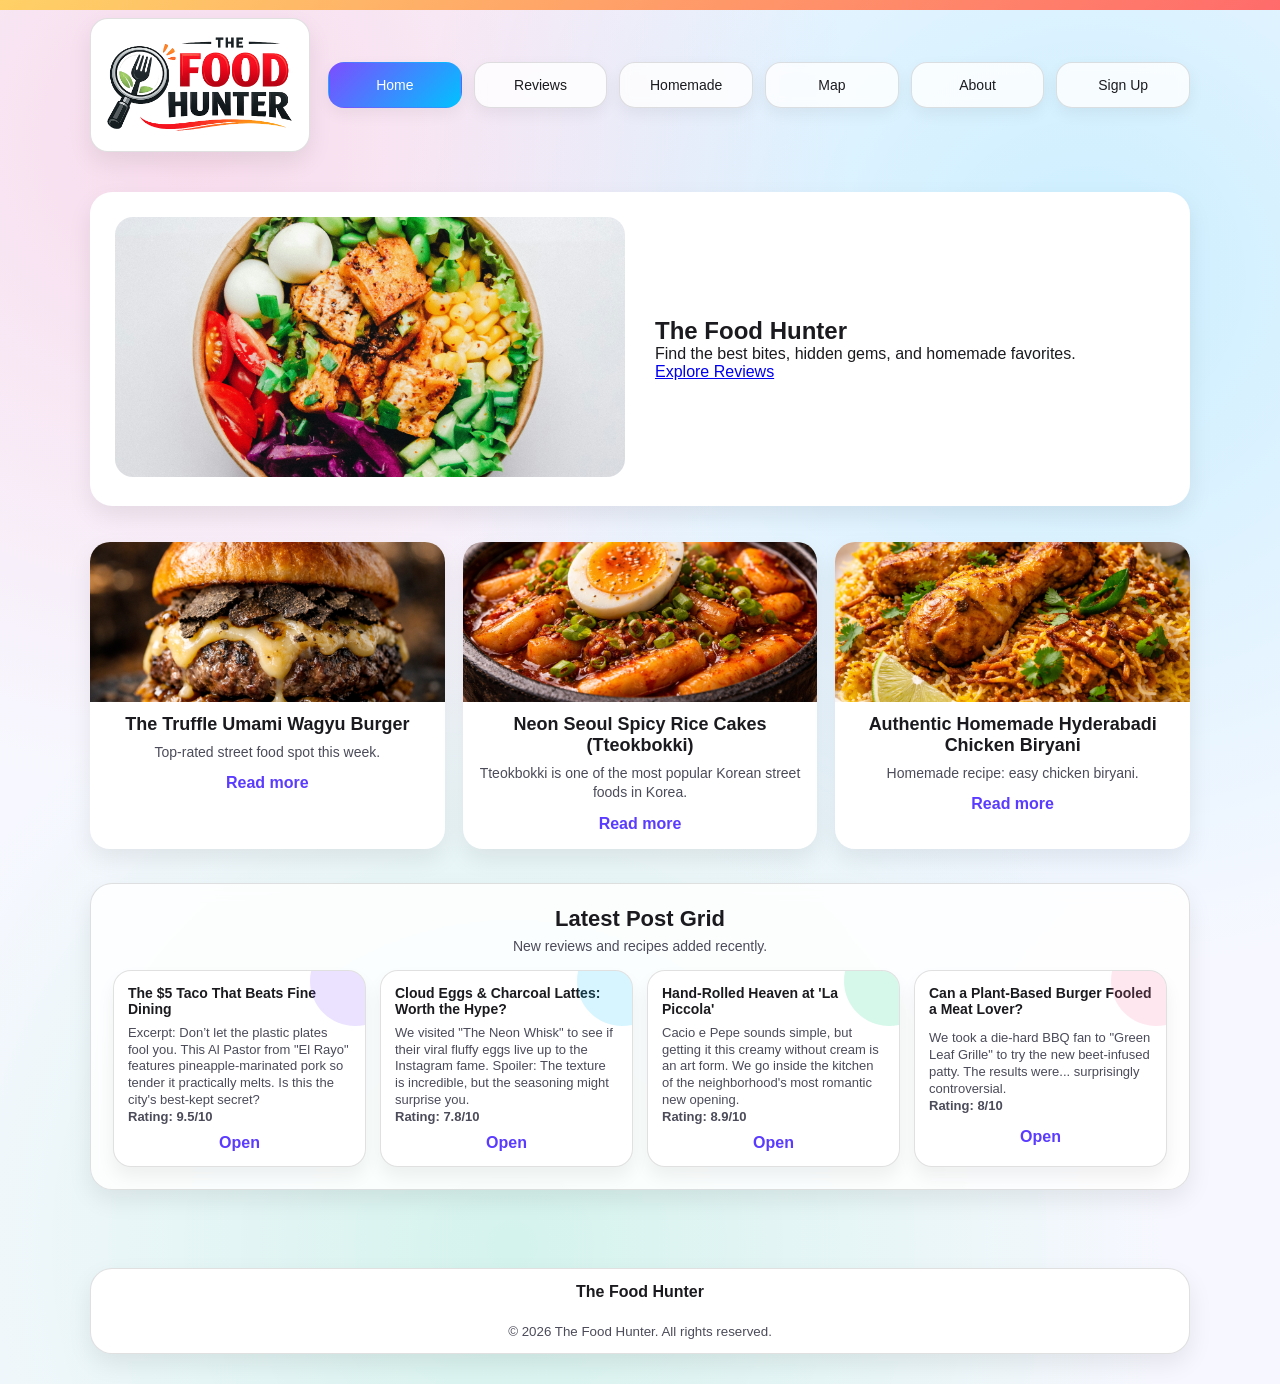
<file: index.html>
<!DOCTYPE html>
<html lang="en">
<head>
  <meta charset="UTF-8" />
  <meta name="viewport" content="width=device-width, initial-scale=1.0" />
  <title>The Food Hunter | Home</title>
  <link rel="stylesheet" href="style.css" />
</head>
<body>

  <!-- HEADER + NAV (required) -->
  <header class="site-header">
    <div class="container header-row">

      <!-- LOGO BOX (required) -->
      <a class="logo-box" href="#">
  <img src="logo.png" alt="The Food Hunter logo" class="logo-img">
</a>

      <!-- NAV (required) -->
      <nav class="nav-bar" aria-label="Primary navigation">
        <a class="nav-btn active" href="index.html">Home</a>
        <a class="nav-btn" href="reviews.html">Reviews</a>
        <a class="nav-btn" href="homemade.html">Homemade</a>
        <a class="nav-btn" href="map.html">Map</a>
        <a class="nav-btn" href="about.html">About</a>
        <a class="nav-btn" href="signup.php">Sign Up</a>
      </nav>

    </div>
  </header>

  <!-- MAIN (required) -->
  <main class="site-main container">

    <!-- HERO IMG / TITLE (required) -->
  <section class="hero">

  <!-- IMAGE LEFT -->
  <div class="hero-image">
    <img src="hero.jpg" alt="Delicious food">
  </div>

  <!-- TEXT RIGHT -->
  <div class="hero-text">
    <h1>The Food Hunter</h1>
    <p>Find the best bites, hidden gems, and homemade favorites.</p>
    <a class="hero-btn" href="#">Explore Reviews</a>
  </div>

</section>

</section>

    <!-- FEATURED CARDS (3) (required) -->
    <section class="featured">

  <article class="feature-card">
    <img src="f1.png" alt="The Truffle Umami Wagyu Burger." class="feature-img">
    <h3>The Truffle Umami Wagyu Burger</h3>
    <p>Top-rated street food spot this week.</p>
    <a href="#" class="card-link">Read more</a>
  </article>

  <article class="feature-card">
    <img src="f2.png" alt="Neon Seoul Spicy Rice Cakes (Tteokbokki)" class="feature-img">
    <h3>Neon Seoul Spicy Rice Cakes (Tteokbokki)</h3>
    <p>Tteokbokki is one of the most popular Korean street foods in Korea.</p>
    <a href="#" class="card-link">Read more</a>
  </article>

  <article class="feature-card">
    <img src="f3.png" alt="Homemade biryani" class="feature-img">
    <h3>Authentic Homemade Hyderabadi Chicken Biryani</h3>
    <p>Homemade recipe: easy chicken biryani.</p>
    <a href="#" class="card-link">Read more</a>
  </article>

</section>

    <!-- LATEST POST GRID (required) -->
    <section class="latest">
      <div class="section-head">
        <h2>Latest Post Grid</h2>
        <p>New reviews and recipes added recently.</p>
      </div>

      <div class="posts-grid">
        <article class="post-card">
          <h4>The $5 Taco That Beats Fine Dining</h4>
          <p>Excerpt: Don’t let the plastic plates fool you. This Al Pastor from "El Rayo" features pineapple-marinated pork so tender it practically melts. Is this the city's best-kept secret? <br><b>Rating: 9.5/10</b></p>
          <a href="#" class="card-link">Open</a>
        </article>

        <article class="post-card">
          <h4>Cloud Eggs & Charcoal Lattes: Worth the Hype?</h4>
          <p>We visited "The Neon Whisk" to see if their viral fluffy eggs live up to the Instagram fame. Spoiler: The texture is incredible, but the seasoning might surprise you. <br><b>Rating: 7.8/10</b></p>
          <a href="#" class="card-link">Open</a>
        </article>

        <article class="post-card">
          <h4>Hand-Rolled Heaven at 'La Piccola'</h4>
          <p>Cacio e Pepe sounds simple, but getting it this creamy without cream is an art form. We go inside the kitchen of the neighborhood's most romantic new opening. <br><b>Rating: 8.9/10</b></p>
          <a href="#" class="card-link">Open</a>
        </article>

        <article class="post-card">
          <h4>Can a Plant-Based Burger Fooled a Meat Lover?</h4>
          <p>We took a die-hard BBQ fan to "Green Leaf Grille" to try the new beet-infused patty. The results were... surprisingly controversial. <br><b>Rating: 8/10</b></p>
          <a href="#" class="card-link">Open</a>
        </article>
      </div>
    </section>

  </main>

  <!-- FOOTER (required) -->
   <footer class="site-footer">
    <div class="container footer-inner">
      <p>The Food Hunter</p>
      <small>© 2026 The Food Hunter. All rights reserved.</small>
    </div>
  </footer>

</body>
</html>
</file>
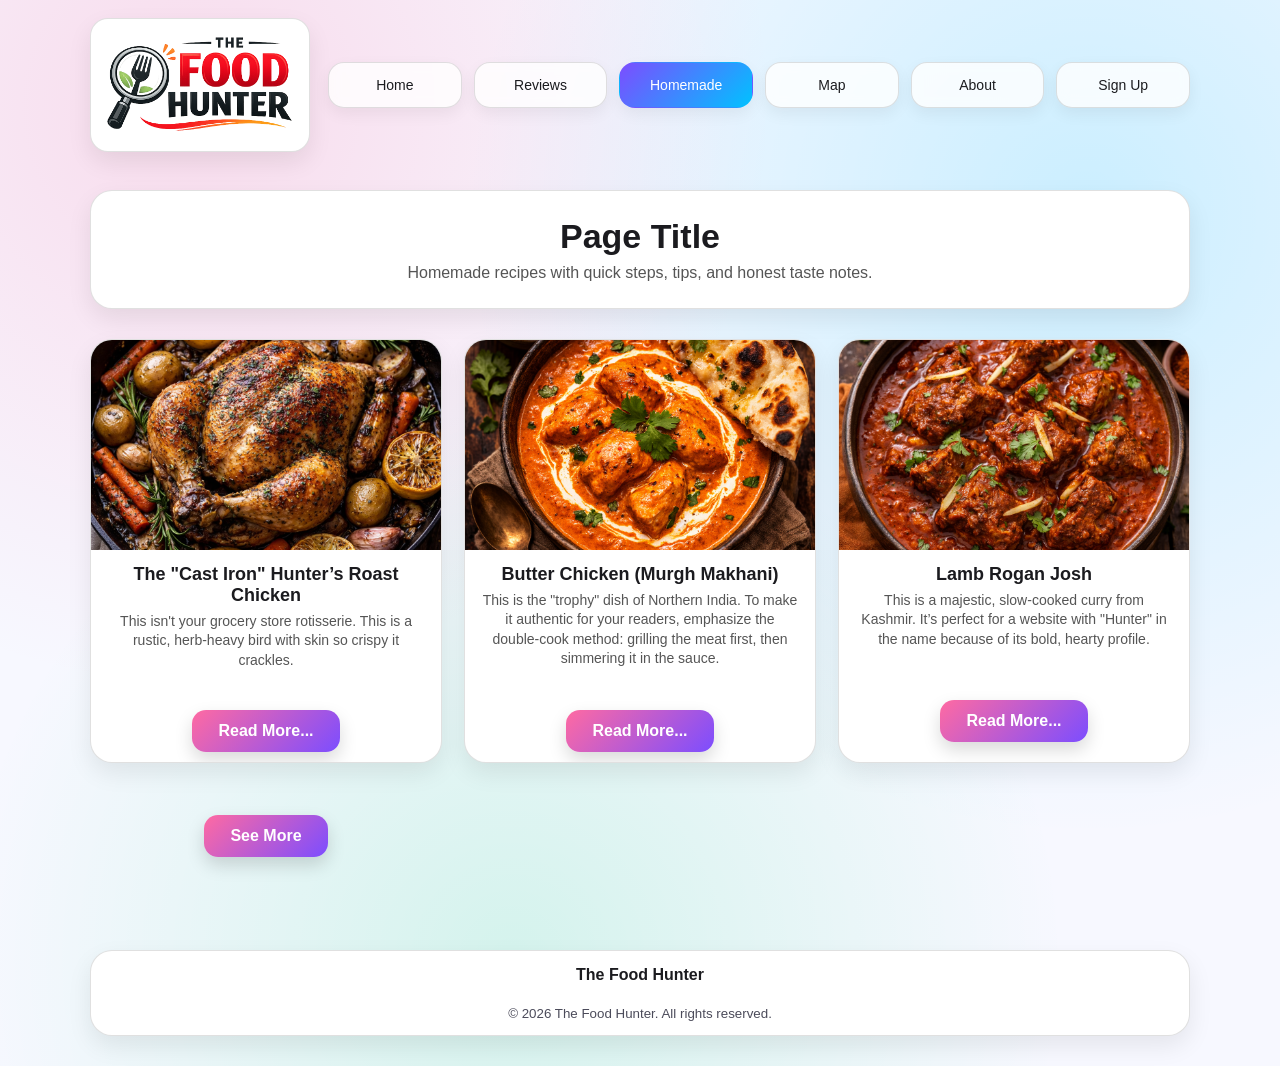
<file: homemade.html>
<!DOCTYPE html>
<html lang="en">
<head>
  <meta charset="UTF-8" />
  <meta name="viewport" content="width=device-width, initial-scale=1.0" />
  <title>The Food Hunter | Homemade</title>
  <link rel="stylesheet" href="style.css" />
</head>
<body>

  <!-- HEADER -->
  <header class="site-header">
    <div class="container header-row">

      <!-- LOGO -->
      <a class="logo-box" href="index.html">
        <img src="logo.png" alt="The Food Hunter logo" class="logo-img">
      </a>

      <!-- NAV -->
      <nav class="nav-bar" aria-label="Primary navigation">
        <a class="nav-btn" href="index.html">Home</a>
        <a class="nav-btn" href="reviews.html">Reviews</a>
        <a class="nav-btn active" href="homemade.html">Homemade</a>
        <a class="nav-btn" href="map.html">Map</a>
        <a class="nav-btn" href="about.html">About</a>
        <a class="nav-btn" href="signup.php">Sign Up</a>
      </nav>

    </div>
  </header>

  <!-- MAIN -->
  <main class="site-main container">

    <!-- PAGE TITLE -->
    <section class="page-title">
      <h1>Page Title</h1>
      <p>Homemade recipes with quick steps, tips, and honest taste notes.</p>
    </section>

    <!-- RECIPE CARDS -->
    <section class="hm-recipes-grid">

      <article class="hm-recipe-card">
        <div class="hm-recipe-img">
          <img src="hm1.png" alt="Recipe 1">
        </div>
        <div class="hm-recipe-text">
          <h3>The "Cast Iron" Hunter’s Roast Chicken</h3>
          <p>This isn't your grocery store rotisserie. This is a rustic, 
            herb-heavy bird with skin so crispy it crackles.</p>
        </div>
        <div class="see-more-wrap">
          <a class="see-more-btn" href="#">Read More...</a>
        </div>
      </article>

      <article class="hm-recipe-card">
        <div class="hm-recipe-img">
          <img src=" /hm2.png" alt="Recipe 2">
        </div>
        <div class="hm-recipe-text">
          <h3>Butter Chicken (Murgh Makhani)</h3>
          <p>This is the "trophy" dish of Northern India. 
            To make it authentic for your readers, emphasize the double-cook method: 
            grilling the meat first, then simmering it in the sauce.</p>
        </div>
        <div class="see-more-wrap">
          <a class="see-more-btn" href="#">Read More...</a>
        </div>
      </article>

      <article class="hm-recipe-card">
        <div class="hm-recipe-img">
          <img src="hm3.png" alt="Recipe 3">
        </div>
        <div class="hm-recipe-text">
          <h3>Lamb Rogan Josh</h3>
          <p>This is a majestic, slow-cooked curry from Kashmir. 
            It’s perfect for a website with "Hunter" in the name because of its bold, hearty profile.</p>
        </div>
        <div class="see-more-wrap">
          <a class="see-more-btn" href="#">Read More...</a>
        </div>
      </article>

    <div class="see-more-wrap">
        <a href="#" class="see-more-btn">See More</a>
    </div>

    </section>

  </main>

  <!-- FOOTER -->
  <footer class="site-footer">
    <div class="container footer-inner">
      <p>The Food Hunter</p>
      <small>&copy; 2026 The Food Hunter. All rights reserved.</small>
    </div>
  </footer>

</body>
</html>
</file>
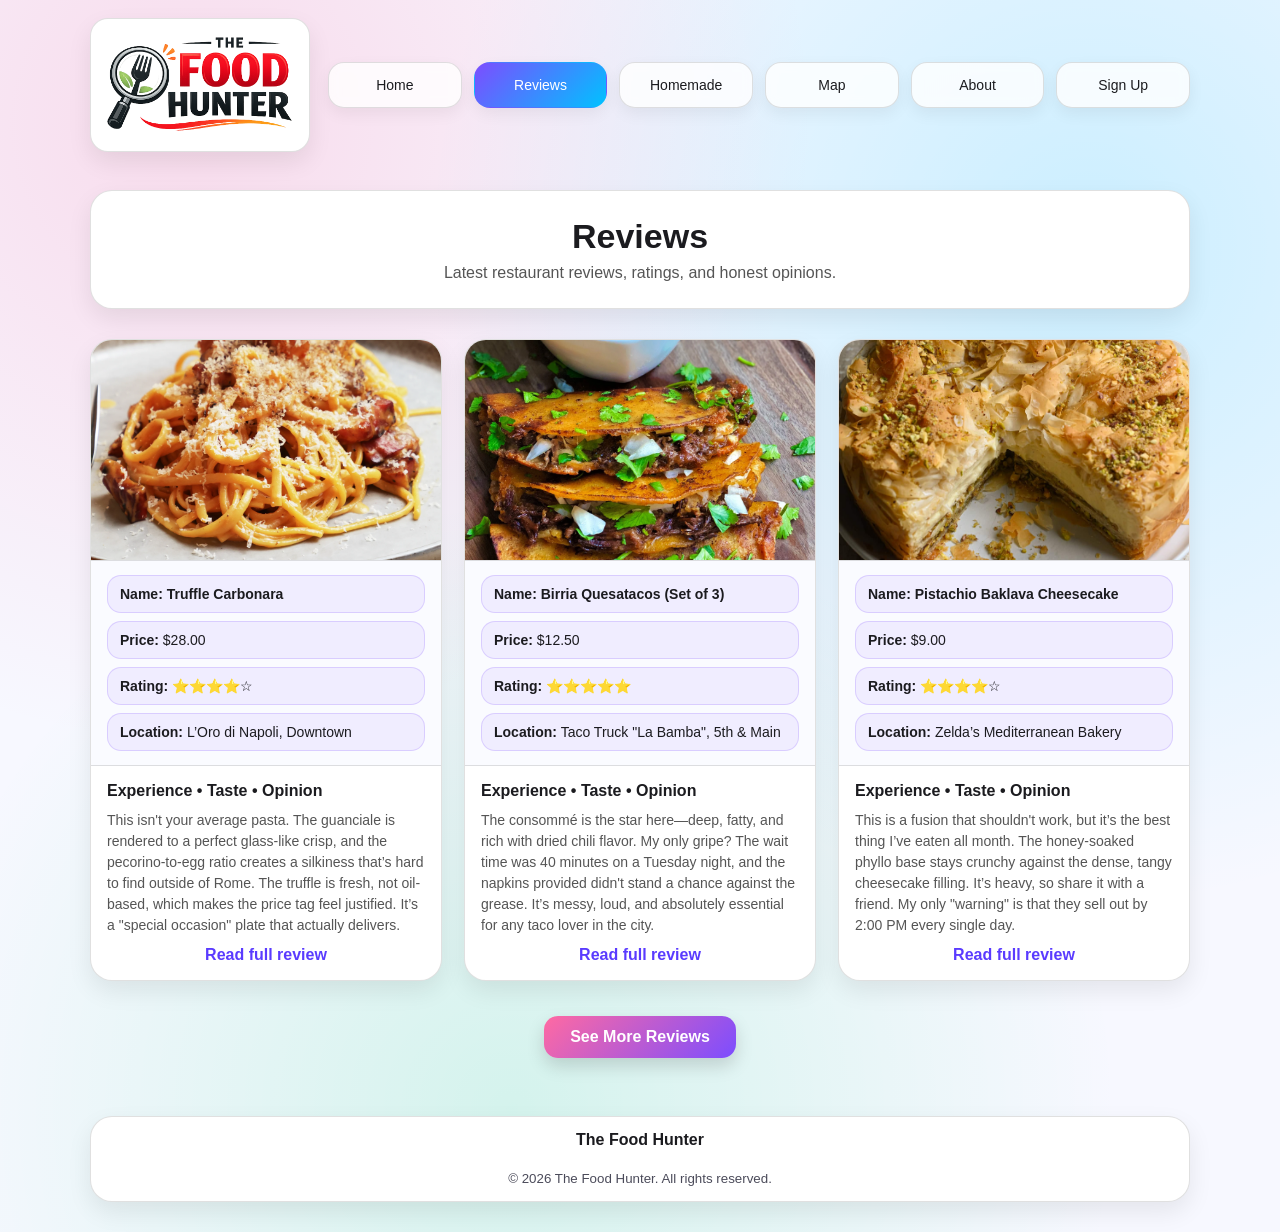
<file: reviews.html>
<!DOCTYPE html>
<html lang="en">
<head>
  <meta charset="UTF-8" />
  <meta name="viewport" content="width=device-width, initial-scale=1.0" />
  <title>The Food Hunter | Reviews</title>
  <link rel="stylesheet" href="style.css" />
</head>
<body>

  <!-- HEADER -->
  <header class="site-header">
    <div class="container header-row">

      <!-- LOGO -->
      <a class="logo-box" href="index.html">
        <img src=" logo.png" alt="The Food Hunter logo" class="logo-img">
      </a>

      <!-- NAV -->
      <nav class="nav-bar" aria-label="Primary navigation">
        <a class="nav-btn" href="index.html">Home</a>
        <a class="nav-btn active" href="reviews.html">Reviews</a>
        <a class="nav-btn" href="homemade.html">Homemade</a>
        <a class="nav-btn" href="map.html">Map</a>
        <a class="nav-btn" href="about.html">About</a>
        <a class="nav-btn" href="signup.php">Sign Up</a>
      </nav>

    </div>
  </header>

  <!-- MAIN -->
  <main class="site-main container">

    <!-- PAGE TITLE  -->
    <section class="page-title">
      <h1>Reviews</h1>
      <p>Latest restaurant reviews, ratings, and honest opinions.</p>
    </section>

    <!-- 3 REVIEW BLOCKS (like your structure) -->
    <section class="reviews-grid">

      <!-- Review 1 -->
      <article class="review-card">
        <div class="review-image">
          <img src=" food1.png" alt="Truffle Carbonara">
        </div>

        <div class="review-meta">
          <div class="meta-item"><strong>Name: Truffle Carbonara</strong></div>
          <div class="meta-item"><strong>Price:</strong> $28.00 </div>
          <div class="meta-item"><strong>Rating:</strong> ⭐⭐⭐⭐☆</div>
          <div class="meta-item"><strong>Location:</strong> L’Oro di Napoli, Downtown</div>
        </div>

        <div class="review-body">
          <h3>Experience • Taste • Opinion</h3>
          <p>
            This isn't your average pasta. The guanciale is rendered to a perfect glass-like crisp, and the pecorino-to-egg ratio creates
             a silkiness that’s hard to find outside of Rome. The truffle is fresh, not oil-based, which makes the price tag feel justified. 
            It’s a "special occasion" plate that actually delivers.
          </p>
          <a class="card-link" href="#">Read full review</a>
        </div>
      </article>

      <!-- Review 2 -->
      <article class="review-card">
        <div class="review-image">
          <img src=" food2.png" alt="Birria Quesatacos (Set of 3)">
        </div>

        <div class="review-meta">
            <div class="meta-item"><strong>Name: Birria Quesatacos (Set of 3)</strong></div>
          <div class="meta-item"><strong>Price:</strong> $12.50</div>
          <div class="meta-item"><strong>Rating:</strong> ⭐⭐⭐⭐⭐</div>
          <div class="meta-item"><strong>Location:</strong> Taco Truck "La Bamba", 5th & Main</div>
        </div>

        <div class="review-body">
          <h3>Experience • Taste • Opinion</h3>
          <p>
            The consommé is the star here—deep, fatty, and rich with dried chili flavor. My only gripe? The 
            wait time was 40 minutes on a Tuesday night, and the napkins provided didn't stand a chance 
            against the grease. It’s messy, loud, and absolutely essential for any taco lover in the city.
          </p>
          <a class="card-link" href="#">Read full review</a>
        </div>
      </article>

      <!-- Review 3 -->
      <article class="review-card">
        <div class="review-image">
          <img src=" food3.png" alt="Pistachio Baklava Cheesecake">
        </div>

        <div class="review-meta">
          <div class="meta-item"><strong>Name: Pistachio Baklava Cheesecake</strong></div>
          <div class="meta-item"><strong>Price:</strong> $9.00</div>
          <div class="meta-item"><strong>Rating:</strong> ⭐⭐⭐⭐☆</div>
          <div class="meta-item"><strong>Location:</strong> Zelda’s Mediterranean Bakery </div>
        </div>

        <div class="review-body">
          <h3>Experience • Taste • Opinion</h3>
          <p>
            This is a fusion that shouldn't work, but it’s the best thing I’ve eaten all month. 
            The honey-soaked phyllo base stays crunchy against the dense, tangy cheesecake filling. 
            It’s heavy, so share it with a friend. My only "warning" is that they sell out by 2:00 PM every single day.
          </p>
          <a class="card-link" href="#">Read full review</a>
        </div>
      </article>

    </section> <!-- reviews-grid -->

    <div class="see-more-wrap">
        <a href="#" class="see-more-btn">See More Reviews</a>
    </div>
    </section>
  </main>

  <!-- FOOTER -->
   <footer class="site-footer">
    <div class="container footer-inner">
      <p>The Food Hunter</p>
      <small>&copy; 2026 The Food Hunter. All rights reserved.</small>
    </div>
  </footer>

</body>
</html>
</file>
<file: style.css>
/* ===== Reset ===== */
* { margin: 0; padding: 0; box-sizing: border-box; }

:root{
  --bg: #f7f8ff;
  --text: #1b1b1f;
  --muted: #4b4b5a;

  --border: rgba(0,0,0,0.12);
  --shadow: 0 10px 25px rgba(0,0,0,0.08);

  --grad-1: linear-gradient(135deg, #ff6aa2, #7c4dff);
  --grad-2: linear-gradient(135deg, #00c2ff, #00d47d);
  --grad-3: linear-gradient(135deg, #ffd166, #ff6b6b);
  --grad-4: linear-gradient(135deg, #7c4dff, #00c2ff);
}

body{
  font-family: Arial, Helvetica, sans-serif;
  background:
    radial-gradient(circle at 15% 10%, rgba(255, 106, 162, 0.20), transparent 40%),
    radial-gradient(circle at 85% 20%, rgba(0, 194, 255, 0.18), transparent 45%),
    radial-gradient(circle at 40% 90%, rgba(0, 212, 125, 0.14), transparent 45%),
    var(--bg);
  color: var(--text);
}

/* Logo image */
.logo-box{
  display: flex;
  align-items: center;
  justify-content: center;
  padding: 8px;
}

.logo-img{
  width: 100%;
  height: 100%;
  object-fit: contain;
}

/* Container */
.container{
  width: min(1100px, 95%);
  margin: 0 auto;
}

/* ===== Header + Nav ===== */
.site-header{
  padding: 18px 0 10px;
}

.header-row{
  display: flex;
  gap: 18px;
  align-items: center;
}

/* Logo box */
.logo-box{
  width: 220px;               /* a bit wider for the name */
  min-height: 86px;
  border: 1px solid var(--border);
  border-radius: 18px;
  text-decoration: none;
  color: var(--text);
  display: flex;
  align-items: center;
  gap: 12px;
  padding: 12px 14px;
  background: white;
  box-shadow: var(--shadow);
}

/* These class names must match your HTML (new version has logo-mark/logo-text) */
.logo-mark{
  width: 52px;
  height: 52px;
  border-radius: 16px;
  display: grid;
  place-items: center;
  background: var(--grad-1);
  color: #fff;
  font-size: 26px;
}

.logo-text strong{
  display: block;
  font-size: 16px;
  letter-spacing: 0.2px;
}

.logo-text small{
  display: block;
  margin-top: 4px;
  color: var(--muted);
  font-size: 12px;
}

/* Nav bar */
.nav-bar{
  flex: 1;
  display: flex;
  gap: 12px;
  justify-content: space-between;
}

.nav-btn{
  flex: 1;
  text-align: center;
  padding: 14px 10px;
  border: 1px solid var(--border);
  border-radius: 16px;
  text-decoration: none;
  color: var(--text);
  background: rgba(255,255,255,0.8);
  backdrop-filter: blur(6px);
  box-shadow: 0 6px 16px rgba(0,0,0,0.06);
  transition: transform 0.15s ease, box-shadow 0.15s ease, background 0.15s ease;
  font-size: 14px;
}

.nav-btn:hover{
  transform: translateY(-2px);
  box-shadow: 0 10px 22px rgba(0,0,0,0.10);
  background: white;
}

.nav-btn.active{
  border-color: transparent;
  color: #fff;
  background: var(--grad-4);
}

/* ===== Main ===== */
.site-main{
  padding: 18px 0 30px;
}

/* ===== Hero ===== */
.hero{
  display: flex;
  align-items: center;
  justify-content: space-between;
  gap: 30px;

  background: white;
  border-radius: 22px;
  padding: 25px;
  margin: 12px 0 36px;
  box-shadow: var(--shadow);
}

.hero-text{ flex: 1; }

.hero-image{ flex: 1; }

.hero-image img{
  width: 100%;
  height: 260px;
  object-fit: cover;
  border-radius: 18px;
}

/* ===== Featured cards (3) ===== */
.featured{
  display: grid;
  grid-template-columns: repeat(3, 1fr);
  gap: 18px;
  margin-bottom: 34px;
}

/* Featured card layout */
.feature-card{
  background: white;
  border-radius: 20px;
  overflow: hidden;
  box-shadow: var(--shadow);
  padding-bottom: 16px;
  text-align: center;
}

/* Image */
.feature-img{
  width: 100%;
  height: 160px;
  object-fit: cover;
  display: block;
}

/* spacing */
.feature-card h3{
  margin-top: 12px;
  font-size: 18px;
}

.feature-card p{
  padding: 0 14px;
  margin: 8px 0 12px;
  color: #555;
}

.card-link{
  color: #7c4dff;
  text-decoration: none;
  font-weight: bold;
}
.card-link:hover{
  text-decoration: underline;
}

/* colourful top strip */
.feature-card::before{
  content: "";
  position: absolute;
  inset: 0;
  height: 10px;
  background: var(--grad-1);
}

.feature-card:nth-child(2)::before{ background: var(--grad-2); }
.feature-card:nth-child(3)::before{ background: var(--grad-3); }

.feature-card h3{
  font-size: 18px;
}

.feature-card p{
  color: var(--muted);
  font-size: 14px;
  line-height: 1.4;
}

.card-link{
  color: #5a3bff;
  text-decoration: none;
  font-weight: 700;
  width: fit-content;
  margin: 0 auto;
}

.card-link:hover{
  text-decoration: underline;
}

/* ===== Latest Post Grid (required section) ===== */
.latest{
  border: 1px solid var(--border);
  border-radius: 22px;
  padding: 22px;
  background: rgba(255,255,255,0.85);
  backdrop-filter: blur(8px);
  box-shadow: var(--shadow);
  margin-bottom: 30px;
}

.section-head{
  text-align: center;
  margin-bottom: 16px;
}

.section-head h2{
  font-size: 22px;
}

.section-head p{
  color: var(--muted);
  font-size: 14px;
  margin-top: 6px;
}

/* post cards grid */
.posts-grid{
  display: grid;
  grid-template-columns: repeat(4, 1fr);
  gap: 14px;
}

.post-card{
  border: 1px solid var(--border);
  border-radius: 18px;
  padding: 14px;
  min-height: 115px;
  background: white;
  box-shadow: 0 10px 18px rgba(0,0,0,0.06);
  display: grid;
  gap: 8px;
  position: relative;
  overflow: hidden;
}

/* subtle colourful corner */
.post-card::after{
  content:"";
  position: absolute;
  width: 90px;
  height: 90px;
  right: -35px;
  top: -35px;
  border-radius: 999px;
  background: rgba(124, 77, 255, 0.16);
}
.post-card:nth-child(2)::after{ background: rgba(0, 194, 255, 0.16); }
.post-card:nth-child(3)::after{ background: rgba(0, 212, 125, 0.16); }
.post-card:nth-child(4)::after{ background: rgba(255, 106, 162, 0.16); }

.post-card h4{
  font-size: 14px;
}

.post-card p{
  color: var(--muted);
  font-size: 13px;
  line-height: 1.3;
}

/* ===== Categories box (required) ===== */
.categories{
  display: grid;
  place-items: center;
  margin-bottom: 30px;
}

.categories-box{
  width: 220px;
  border: 1px solid var(--border);
  border-radius: 20px;
  padding: 16px;
  background: white;
  box-shadow: var(--shadow);
  text-align: center;
  position: relative;
  overflow: hidden;
}

/* colourful background glow */
.categories-box::before{
  content:"";
  position:absolute;
  inset:-40px;
  background: var(--grad-3);
  opacity: 0.18;
  filter: blur(18px);
}

.categories-box *{
  position: relative;
}

.categories-box h3{
  margin-bottom: 10px;
}

.categories-box ul{
  list-style: none;
  display: grid;
  gap: 8px;
}

.categories-box a{
  color: var(--text);
  text-decoration: none;
  display: block;
  padding: 8px 10px;
  border-radius: 14px;
  border: 1px solid rgba(0,0,0,0.08);
  background: rgba(255,255,255,0.75);
}

.categories-box a:hover{
  background: white;
}

/* ===== Footer (required) ===== */
.site-footer{
  padding: 18px 0 30px;
}

.footer-inner{
  border: 1px solid var(--border);
  border-radius: 22px;
  height: 86px;
  display: grid;
  place-items: center;
  text-align: center;
  background: white;
  box-shadow: var(--shadow);
}

.footer-inner p{
  font-weight: 800;
}

.footer-inner small{
  margin-top: -6px;
  color: var(--muted);
}

/* ===== Responsive ===== */
@media (max-width: 950px){
  .header-row{
    flex-direction: column;
    align-items: stretch;
  }

  .logo-box{
    width: 100%;
  }

  .nav-bar{
    flex-wrap: wrap;
    justify-content: center;
  }

  .nav-btn{
    flex: 0 0 calc(50% - 8px);
  }

  .featured{
    grid-template-columns: 1fr;
  }

  .posts-grid{
    grid-template-columns: repeat(2, 1fr);
  }
}

@media (max-width: 520px){
  .nav-btn{ flex: 0 0 100%; }
  .hero-content h1{ font-size: 30px; }
  .posts-grid{ grid-template-columns: 1fr; }
}

.page-title{
  background: white;
  border: 1px solid var(--border);
  border-radius: 22px;
  box-shadow: var(--shadow);
  padding: 26px;
  margin: 10px 0 30px;
  text-align: center;
}

.page-title h1{
  font-size: 34px;
  margin-bottom: 8px;
}

.page-title p{
  color: #555;
}

/* 3 columns layout (like your wireframe) */
.reviews-grid{
  display: grid;
  grid-template-columns: repeat(3, 1fr);
  gap: 22px;
  margin-bottom: 35px;
}

/* Each review block */
.review-card{
  background: white;
  border: 1px solid var(--border);
  border-radius: 22px;
  box-shadow: var(--shadow);
  overflow: hidden;
  display: grid;
  grid-template-rows: 220px auto 1fr;
}

/* Food image */
.review-image img{
  width: 100%;
  height: 100%;
  object-fit: cover;
  display: block;
}

/* Price - Rating - Location box */
.review-meta{
  padding: 14px 16px;
  display: grid;
  gap: 8px;
  border-top: 1px solid var(--border);
  border-bottom: 1px solid var(--border);
  background: #fafbff;
}

.meta-item{
  background: rgba(124, 77, 255, 0.08);
  border: 1px solid rgba(124, 77, 255, 0.20);
  padding: 10px 12px;
  border-radius: 14px;
  font-size: 14px;
}

/* Experience - Taste - Opinion box */
.review-body{
  padding: 16px;
  display: grid;
  gap: 10px;
  align-content: start;
}

.review-body h3{
  font-size: 16px;
}

.review-body p{
  color: #555;
  line-height: 1.5;
  font-size: 14px;
}

/* Mobile responsive */
@media (max-width: 950px){
  .reviews-grid{
    grid-template-columns: 1fr;
  }

  .review-card{
    grid-template-rows: 240px auto 1fr;
  }
}

/* See more button */
.see-more-wrap{
  text-align: center;
  margin: 30px 0 10px;
}

.see-more-btn{
  display: inline-block;
  padding: 12px 26px;
  background: linear-gradient(135deg,#ff6aa2,#7c4dff);
  color: white;
  text-decoration: none;
  font-weight: bold;
  border-radius: 14px;
  box-shadow: 0 8px 18px rgba(0,0,0,0.15);
  transition: 0.2s ease;
}

.see-more-btn:hover{
  transform: translateY(-3px);
  box-shadow: 0 12px 25px rgba(0,0,0,0.2);
}

.signup-wrap{
display:flex;
justify-content:center;
margin:40px 0;
}

/* Form card */
.signup-card{
background:white;
border:1px solid var(--border);
border-radius:22px;
box-shadow:var(--shadow);
padding:30px;
width:350px;

display:flex;
flex-direction:column;
gap:12px;
}

/* Title */
.signup-card h2{
text-align:center;
margin-bottom:10px;
}

/* Labels */
.signup-card label{
font-weight:bold;
font-size:14px;
}

/* Input fields */
.signup-card input{
padding:10px;
border-radius:10px;
border:1px solid #ccc;
font-size:14px;
}

/* Input focus effect */
.signup-card input:focus{
outline:none;
border-color:#7c4dff;
box-shadow:0 0 5px rgba(124,77,255,0.3);
}

/* Submit button */
.submit-btn{
margin-top:10px;
padding:12px;
border:none;
border-radius:12px;

background:linear-gradient(135deg,#ff6aa2,#7c4dff);
color:white;
font-weight:bold;
cursor:pointer;
transition:0.2s;
}

.submit-btn:hover{
transform:translateY(-2px);
opacity:0.9;
}

/* Error text */
#signupError{
font-size:14px;
text-align:center;
color:red;
}

.hm-posts-grid{
  display: grid;
  grid-template-columns: repeat(3, 1fr);
  gap: 22px;
  margin: 0 0 35px;
}

.hm-post{
  background: white;
  border: 1px solid var(--border);
  border-radius: 22px;
  box-shadow: var(--shadow);
  min-height: 160px;
  display: grid;
  place-items: center;
  font-weight: 800;
  color: #444;
}

/* Recipe cards grid (3 cards) */
.hm-recipes-grid{
  display: grid;
  grid-template-columns: repeat(3, 1fr);
  gap: 22px;
  margin-bottom: 35px;
}

.hm-recipe-card{
  background: white;
  border: 1px solid var(--border);
  border-radius: 22px;
  box-shadow: var(--shadow);
  overflow: hidden;
  display: grid;
  grid-template-rows: 210px auto auto;
}

/* Image box */
.hm-recipe-img img{
  width: 100%;
  height: 100%;
  object-fit: cover;
  display: block;
}

/* Text */
.hm-recipe-text{
  padding: 14px 16px 10px;
  text-align: center;
}

.hm-recipe-text h3{
  margin-bottom: 6px;
  font-size: 18px;
}

.hm-recipe-text p{
  color: #555;
  font-size: 14px;
  line-height: 1.4;
}

/* Button area */
.hm-recipe-btn{
  padding: 0 16px 18px;
  display: grid;
  place-items: center;
}

/* Responsive */
@media (max-width: 950px){
  .hm-posts-grid,
  .hm-recipes-grid{
    grid-template-columns: 1fr;
  }

  .hm-recipe-card{
    grid-template-rows: 240px auto auto;
  }
}

.map-layout{
  display: grid;
  grid-template-columns: 2fr 1fr;
  gap: 22px;
  margin-bottom: 35px;
}

/* Map box */
.map-box{
  background: white;
  border: 1px solid var(--border);
  border-radius: 22px;
  box-shadow: var(--shadow);
  overflow: hidden;
  min-height: 500px;
}

/* Leaflet map */
#food-map{
  width: 100%;
  height: 500px;
}

/* Right side list */
.location-list{
  background: white;
  border: 1px solid var(--border);
  border-radius: 22px;
  box-shadow: var(--shadow);
  padding: 20px;
}

.location-list h2{
  font-size: 22px;
  margin-bottom: 16px;
  text-align: center;
}

/* Restaurant cards */
.location-card{
  border: 1px solid rgba(0,0,0,0.08);
  border-radius: 18px;
  padding: 14px;
  margin-bottom: 14px;
  background: #fbfbff;
  box-shadow: 0 8px 18px rgba(0,0,0,0.05);
}

.location-card h3{
  font-size: 17px;
  margin-bottom: 8px;
}

.location-card p{
  font-size: 14px;
  color: #555;
  margin-bottom: 6px;
}

/* Button */
.mini-review-btn{
  display: inline-block;
  margin-top: 8px;
  padding: 8px 14px;
  border: none;
  border-radius: 12px;
  text-decoration: none;
  font-weight: 700;
  color: white;
  background: linear-gradient(135deg,#ff6aa2,#7c4dff);
  transition: 0.2s ease;
  cursor: pointer;
}

.mini-review-btn:hover{
  transform: translateY(-2px);
}

/* Responsive */
@media (max-width: 950px){
  .map-layout{
    grid-template-columns: 1fr;
  }

  .map-box{
    min-height: 320px;
  }

  #food-map{
    height: 320px;
  }
}

.about-profile{
display:flex;
justify-content:center;
margin:40px 0;
}

.about-profile img{
width:220px;
height:220px;
object-fit:cover;
border-radius:20px;
box-shadow:var(--shadow);
}

/* ABOUT TEXT */

.about-text{
background:white;
border:1px solid var(--border);
border-radius:20px;
padding:30px;
margin-bottom:30px;
text-align:center;
}

.about-text h1{
margin-bottom:15px;
}

.about-text p{
color:#555;
margin-bottom:10px;
line-height:1.6;
}

/* FAVORITE FOOD */

.favorite-food{
background:white;
border:1px solid var(--border);
border-radius:20px;
padding:25px;
margin-bottom:30px;
text-align:center;
}

.favorite-food ul{
list-style:none;
padding:0;
}

.favorite-food li{
margin:8px 0;
font-size:16px;
}

/* CONTACT FORM */

.contact-section{
display:flex;
justify-content:center;
margin-bottom:40px;
}

.contact-form{
background:white;
border:1px solid var(--border);
border-radius:20px;
padding:30px;
width:350px;
box-shadow:var(--shadow);
display:flex;
flex-direction:column;
gap:12px;
}

.contact-form input,
.contact-form textarea{
padding:10px;
border-radius:10px;
border:1px solid #ccc;
}

.contact-form textarea{
height:100px;
resize:none;
}

.contact-form button{
padding:10px;
border:none;
border-radius:10px;
background:linear-gradient(135deg,#ff6aa2,#7c4dff);
color:white;
font-weight:bold;
cursor:pointer;
}

.contact-form button:hover{
opacity:0.9;
}
</file>
